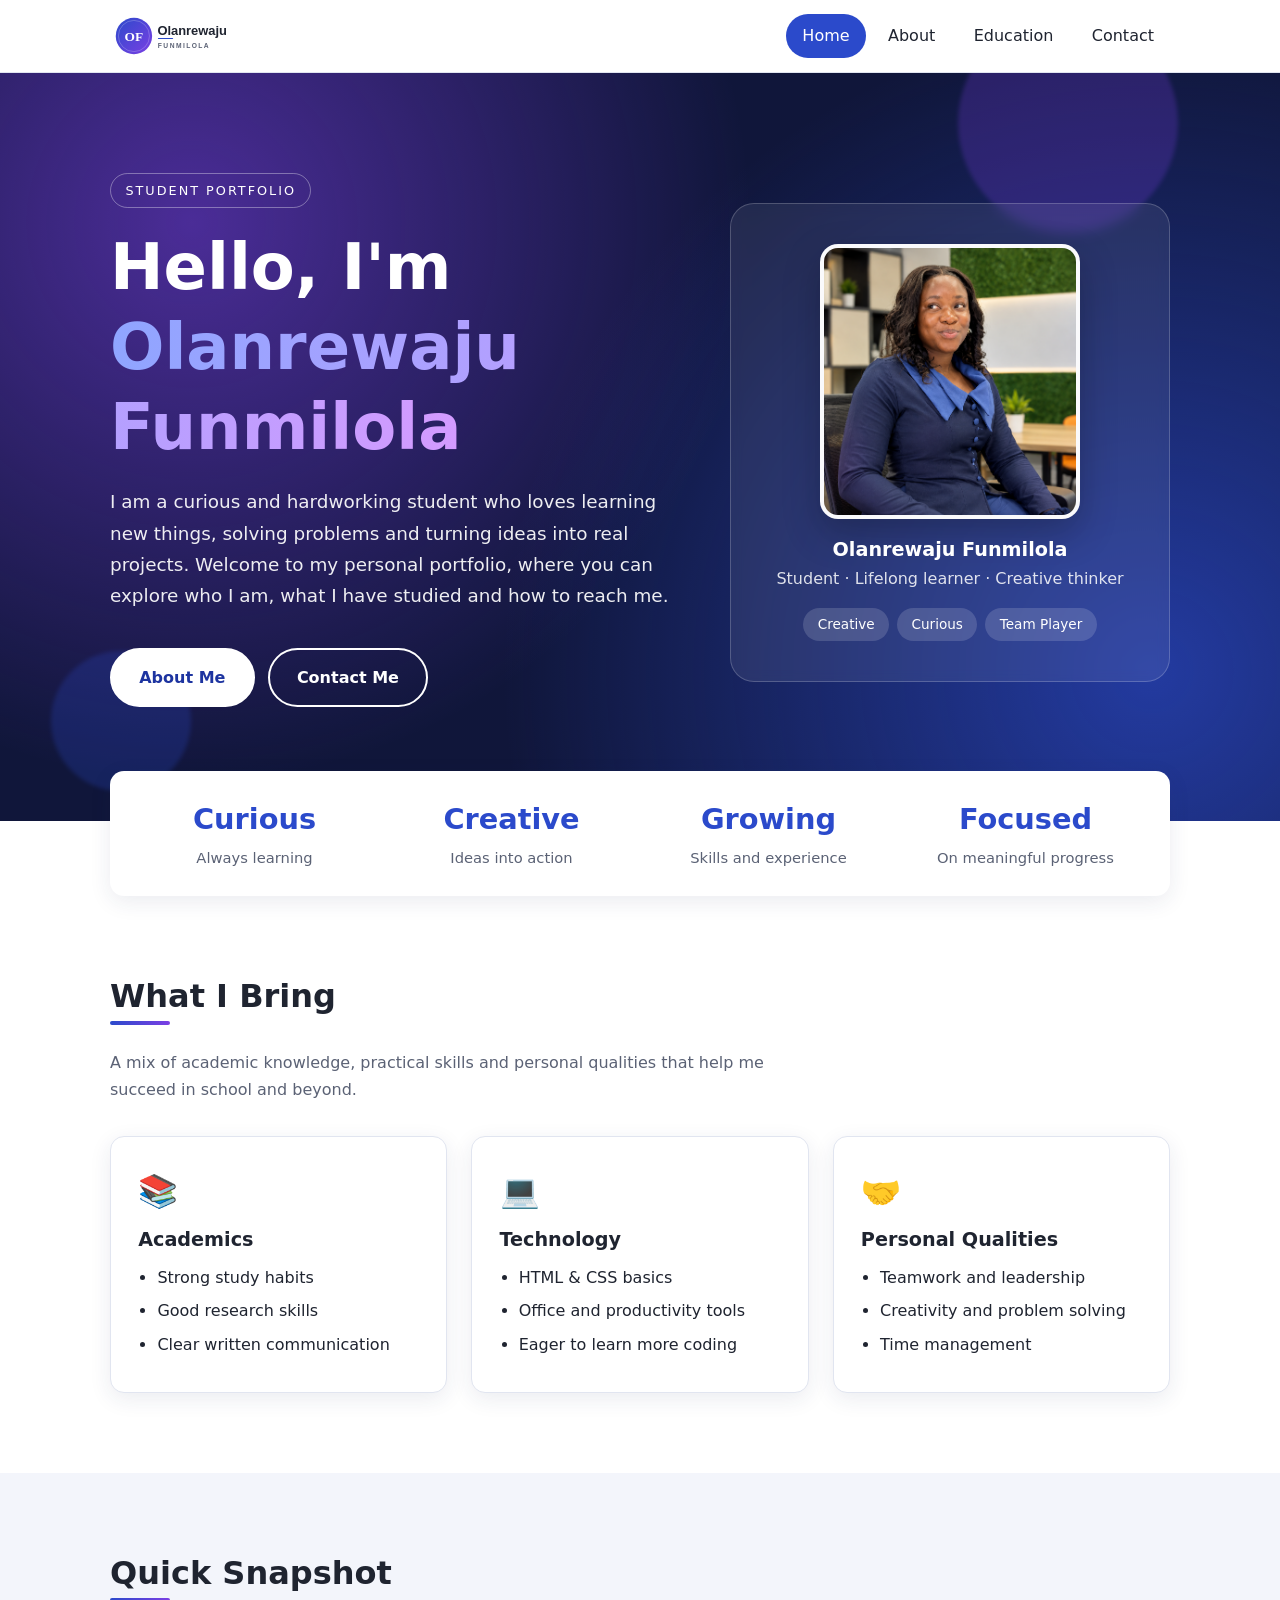
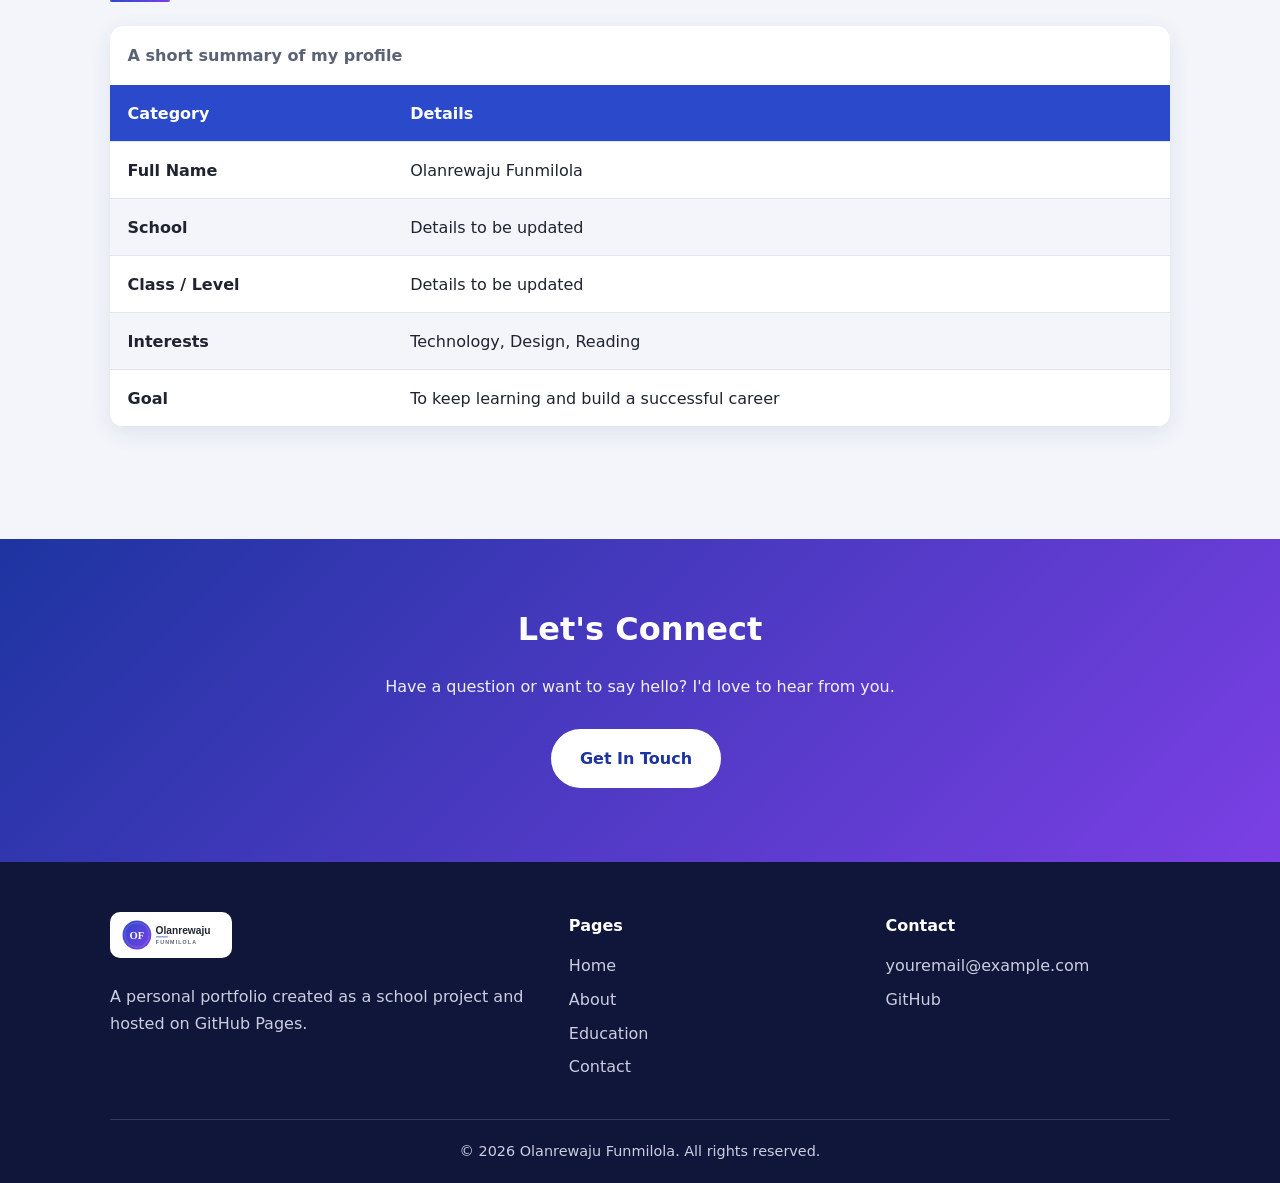
<file: olanrewaju-funmilola-portfolio-updated/olanrewaju-portfolio-updated/index.html>
<!DOCTYPE html>
<html lang="en">
<head>
  <meta charset="UTF-8">
  <meta name="viewport" content="width=device-width, initial-scale=1.0">
  <meta name="description" content="Portfolio of Olanrewaju Funmilola – student, learner and creator.">
  <title>Olanrewaju Funmilola | Portfolio</title>
  <link rel="icon" href="logo.svg" type="image/svg+xml">
  <link rel="stylesheet" href="style.css">
</head>
<body>

  <header class="site-header">
    <div class="container nav-wrap">
      <a href="index.html" class="logo-link"><img src="logo.svg" alt="Olanrewaju Funmilola logo" class="logo-img"></a>
      <button class="nav-toggle" id="navToggle" aria-label="Toggle menu" aria-expanded="false">&#9776;</button>
      <nav id="mainNav" class="main-nav">
        <ul>
          <li><a href="index.html" class="active">Home</a></li>
          <li><a href="about.html">About</a></li>
          <li><a href="education.html">Education</a></li>
          <li><a href="contact.html">Contact</a></li>
        </ul>
      </nav>
    </div>
  </header>

  <main>
    <!-- Hero -->
    <section class="hero">
      <span class="blob b1"></span>
      <span class="blob b2"></span>
      <div class="container hero-grid">
        <div>
          <span class="eyebrow">Student Portfolio</span>
          <h1>Hello, I'm <span class="grad-text">Olanrewaju Funmilola</span></h1>
          <p class="lead">
            I am a curious and hardworking student who loves learning new things,
            solving problems and turning ideas into real projects. Welcome to my
            personal portfolio, where you can explore who I am, what I have studied
            and how to reach me.
          </p>
          <a href="about.html" class="btn">About Me</a>
          <a href="contact.html" class="btn btn-outline">Contact Me</a>
        </div>
        <div class="hero-card">
          <div class="avatar"><img src="assets/funmilola-professional-portrait.png" alt="Professional portrait of Olanrewaju Funmilola"></div>
          <h3>Olanrewaju Funmilola</h3>
          <p>Student · Lifelong learner · Creative thinker</p>
          <div class="chips">
            <span class="chip">Creative</span>
            <span class="chip">Curious</span>
            <span class="chip">Team Player</span>
          </div>
        </div>
      </div>
    </section>

    <!-- Stats -->
    <section class="stats">
      <div class="container">
        <ul>
          <li><strong>Curious</strong><span>Always learning</span></li>
          <li><strong>Creative</strong><span>Ideas into action</span></li>
          <li><strong>Growing</strong><span>Skills and experience</span></li>
          <li><strong>Focused</strong><span>On meaningful progress</span></li>
        </ul>
      </div>
    </section>

    <!-- What I do -->
    <section class="section">
      <div class="container">
        <h2>What I Bring</h2>
        <p class="section-intro">
          A mix of academic knowledge, practical skills and personal qualities that
          help me succeed in school and beyond.
        </p>
        <div class="grid grid-3">
          <article class="card">
            <span class="icon">&#128218;</span>
            <h3>Academics</h3>
            <ul>
              <li>Strong study habits</li>
              <li>Good research skills</li>
              <li>Clear written communication</li>
            </ul>
          </article>
          <article class="card">
            <span class="icon">&#128187;</span>
            <h3>Technology</h3>
            <ul>
              <li>HTML &amp; CSS basics</li>
              <li>Office and productivity tools</li>
              <li>Eager to learn more coding</li>
            </ul>
          </article>
          <article class="card">
            <span class="icon">&#129309;</span>
            <h3>Personal Qualities</h3>
            <ul>
              <li>Teamwork and leadership</li>
              <li>Creativity and problem solving</li>
              <li>Time management</li>
            </ul>
          </article>
        </div>
      </div>
    </section>

    <!-- Snapshot table -->
    <section class="section alt">
      <div class="container">
        <h2>Quick Snapshot</h2>
        <div class="table-wrap">
          <table>
            <caption>A short summary of my profile</caption>
            <thead>
              <tr><th scope="col">Category</th><th scope="col">Details</th></tr>
            </thead>
            <tbody>
              <tr><th scope="row">Full Name</th><td>Olanrewaju Funmilola</td></tr>
              <tr><th scope="row">School</th><td>Details to be updated</td></tr>
              <tr><th scope="row">Class / Level</th><td>Details to be updated</td></tr>
              <tr><th scope="row">Interests</th><td>Technology, Design, Reading</td></tr>
              <tr><th scope="row">Goal</th><td>To keep learning and build a successful career</td></tr>
            </tbody>
          </table>
        </div>
      </div>
    </section>

    <!-- Call to action -->
    <section class="cta">
      <div class="container">
        <h2>Let's Connect</h2>
        <p>Have a question or want to say hello? I'd love to hear from you.</p>
        <a href="contact.html" class="btn">Get In Touch</a>
      </div>
    </section>
  </main>

  <footer class="site-footer">
    <div class="container">
      <div class="footer-grid">
        <div>
          <img src="logo.svg" alt="Olanrewaju Funmilola logo" class="footer-logo">
          <p>A personal portfolio created as a school project and hosted on GitHub Pages.</p>
        </div>
        <div>
          <h4>Pages</h4>
          <ul>
            <li><a href="index.html">Home</a></li>
            <li><a href="about.html">About</a></li>
            <li><a href="education.html">Education</a></li>
            <li><a href="contact.html">Contact</a></li>
          </ul>
        </div>
        <div>
          <h4>Contact</h4>
          <ul>
            <li><a href="mailto:youremail@example.com">youremail@example.com</a></li>
            <li><a href="https://github.com/your-username" target="_blank" rel="noopener">GitHub</a></li>
          </ul>
        </div>
      </div>
      <div class="copyright"><p>&copy; <span id="year">2026</span> Olanrewaju Funmilola. All rights reserved.</p></div>
    </div>
  </footer>

  <script src="script.js" defer></script>
</body>
</html>
</file>
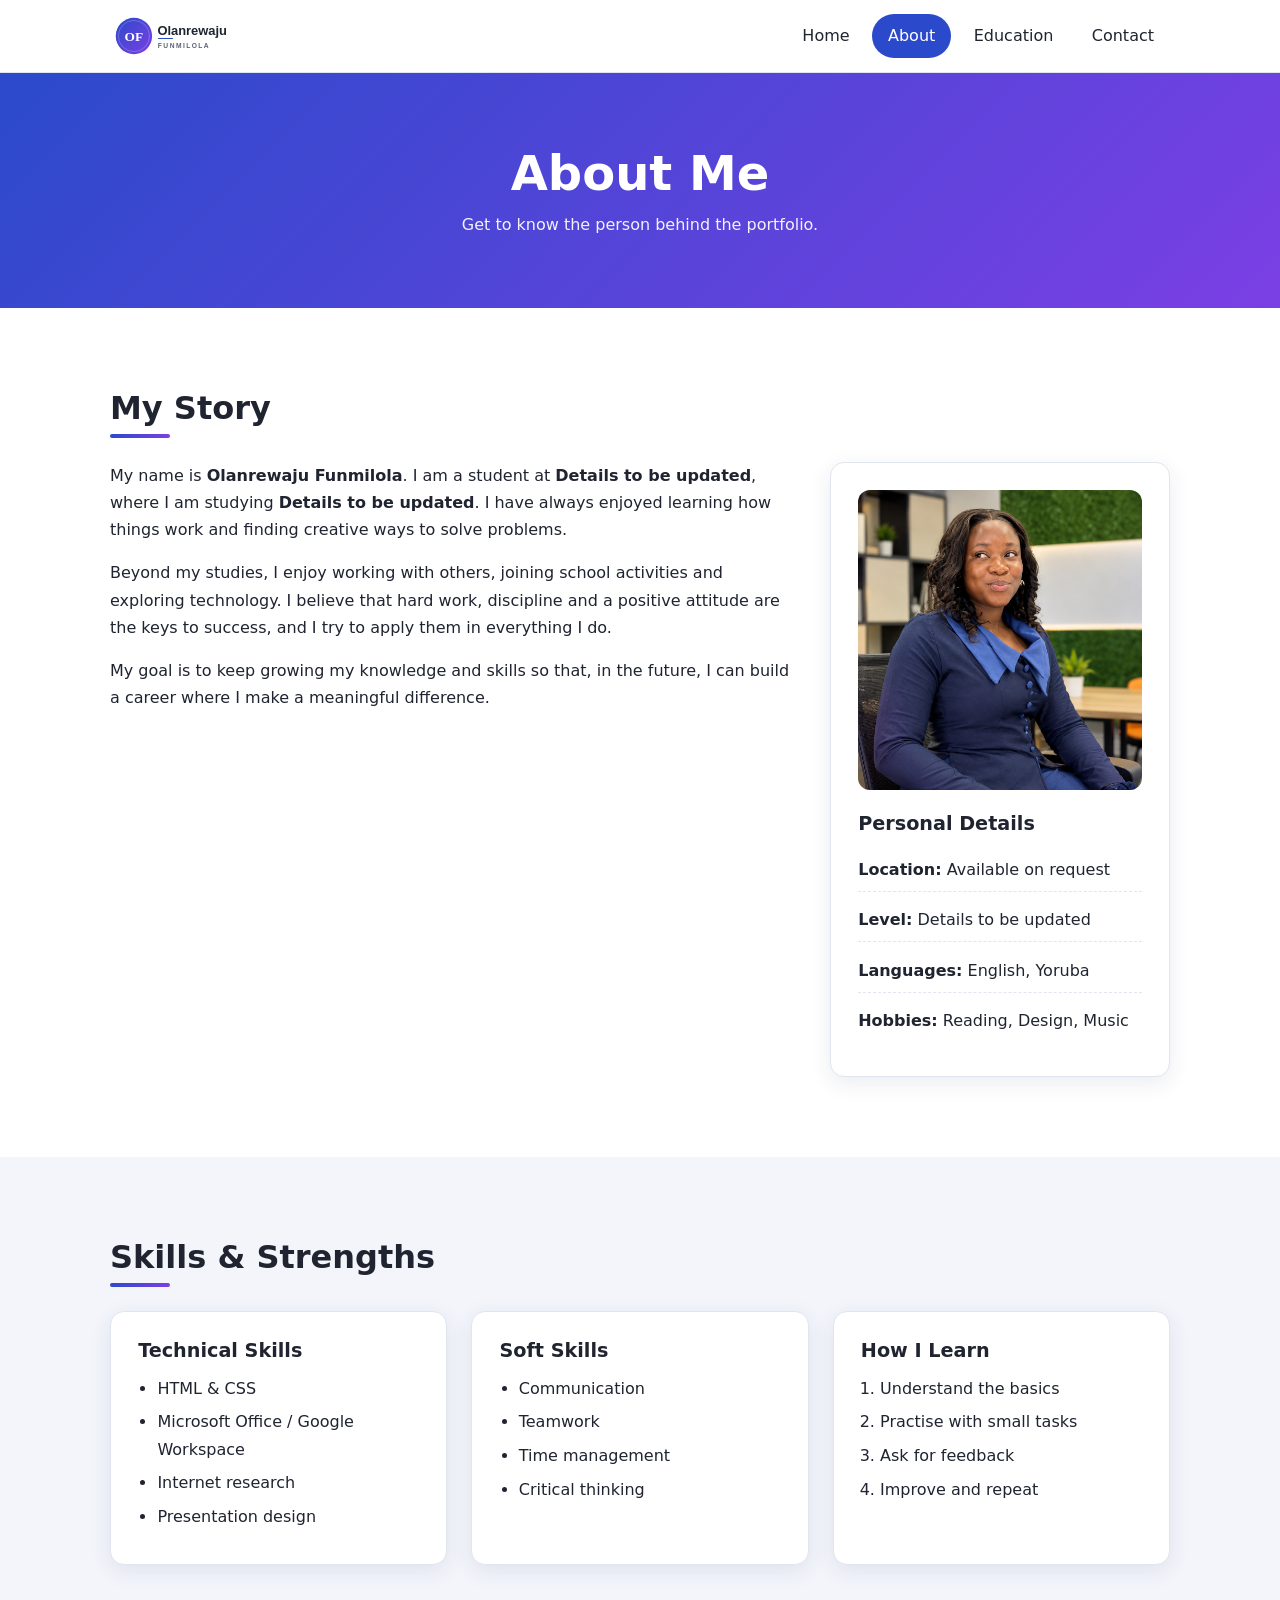
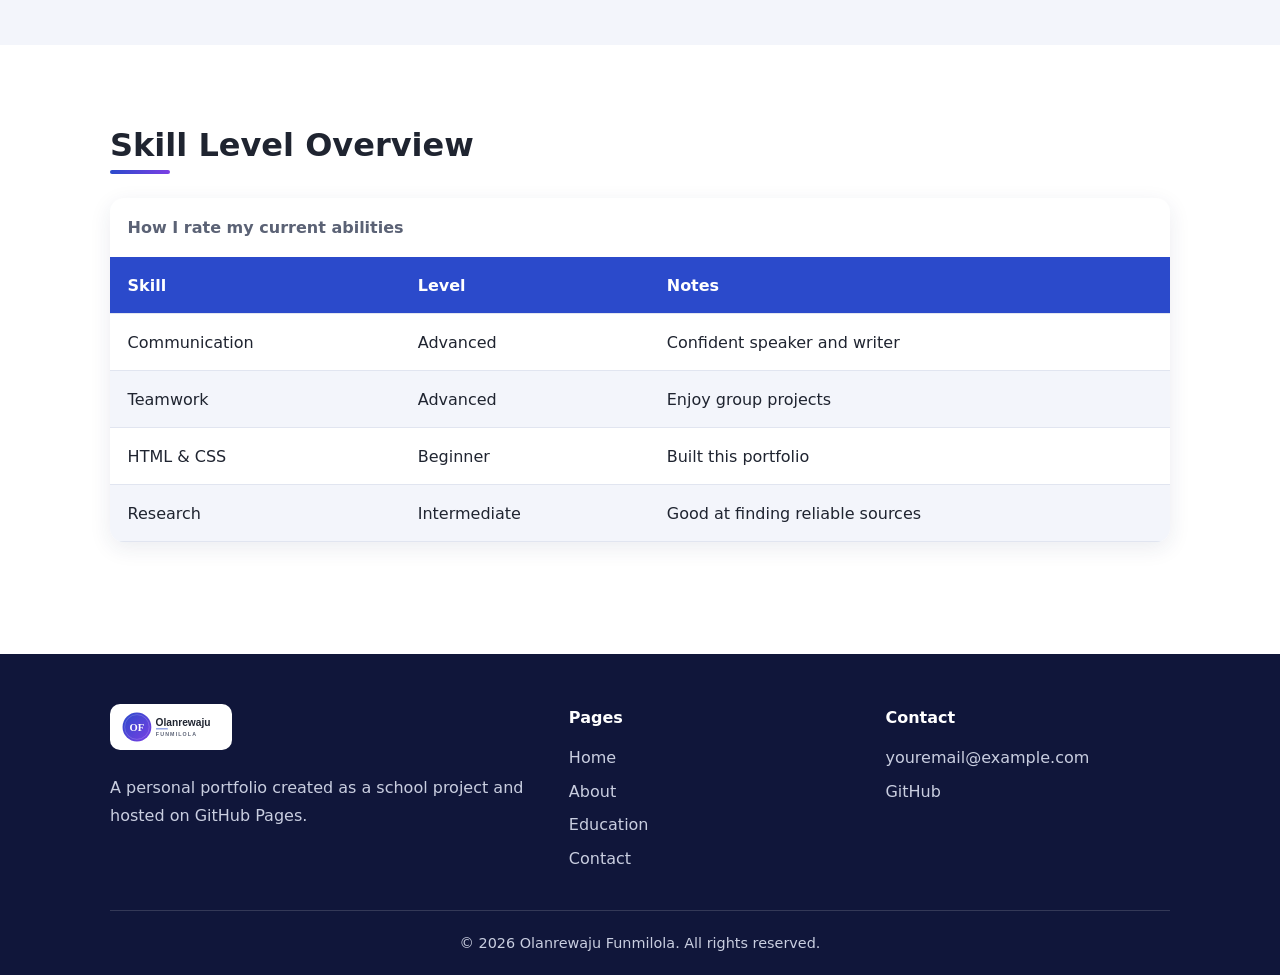
<file: olanrewaju-funmilola-portfolio-updated/olanrewaju-portfolio-updated/about.html>
<!DOCTYPE html>
<html lang="en">
<head>
  <meta charset="UTF-8">
  <meta name="viewport" content="width=device-width, initial-scale=1.0">
  <meta name="description" content="About Olanrewaju Funmilola – background, skills and interests.">
  <title>About | Olanrewaju Funmilola</title>
  <link rel="icon" href="logo.svg" type="image/svg+xml">
  <link rel="stylesheet" href="style.css">
</head>
<body>

  <header class="site-header">
    <div class="container nav-wrap">
      <a href="index.html" class="logo-link"><img src="logo.svg" alt="Olanrewaju Funmilola logo" class="logo-img"></a>
      <button class="nav-toggle" id="navToggle" aria-label="Toggle menu" aria-expanded="false">&#9776;</button>
      <nav id="mainNav" class="main-nav">
        <ul>
          <li><a href="index.html">Home</a></li>
          <li><a href="about.html" class="active">About</a></li>
          <li><a href="education.html">Education</a></li>
          <li><a href="contact.html">Contact</a></li>
        </ul>
      </nav>
    </div>
  </header>

  <main>
    <section class="page-hero">
      <div class="container">
        <h1>About Me</h1>
        <p>Get to know the person behind the portfolio.</p>
      </div>
    </section>

    <section class="section">
      <div class="container">
        <h2>My Story</h2>
        <div class="two-col">
          <div>
            <p>
              My name is <strong>Olanrewaju Funmilola</strong>. I am a student at
              <strong>Details to be updated</strong>, where I am studying
              <strong>Details to be updated</strong>. I have always enjoyed
              learning how things work and finding creative ways to solve problems.
            </p>
            <p>
              Beyond my studies, I enjoy working with others, joining school
              activities and exploring technology. I believe that hard work,
              discipline and a positive attitude are the keys to success, and I
              try to apply them in everything I do.
            </p>
            <p>
              My goal is to keep growing my knowledge and skills so that, in the
              future, I can build a career where I make a meaningful difference.
            </p>
          </div>
          <aside class="card profile-about-card">
            <img class="about-portrait" src="assets/funmilola-professional-portrait.png" alt="Professional portrait of Olanrewaju Funmilola">
            <h3>Personal Details</h3>
            <ul class="plain-list">
              <li><strong>Location:</strong> Available on request</li>
              <li><strong>Level:</strong> Details to be updated</li>
              <li><strong>Languages:</strong> English, Yoruba</li>
              <li><strong>Hobbies:</strong> Reading, Design, Music</li>
            </ul>
          </aside>
        </div>
      </div>
    </section>

    <section class="section alt">
      <div class="container">
        <h2>Skills &amp; Strengths</h2>
        <div class="grid grid-3">
          <article class="card">
            <h3>Technical Skills</h3>
            <ul>
              <li>HTML &amp; CSS</li>
              <li>Microsoft Office / Google Workspace</li>
              <li>Internet research</li>
              <li>Presentation design</li>
            </ul>
          </article>
          <article class="card">
            <h3>Soft Skills</h3>
            <ul>
              <li>Communication</li>
              <li>Teamwork</li>
              <li>Time management</li>
              <li>Critical thinking</li>
            </ul>
          </article>
          <article class="card">
            <h3>How I Learn</h3>
            <ol>
              <li>Understand the basics</li>
              <li>Practise with small tasks</li>
              <li>Ask for feedback</li>
              <li>Improve and repeat</li>
            </ol>
          </article>
        </div>
      </div>
    </section>

    <section class="section">
      <div class="container">
        <h2>Skill Level Overview</h2>
        <div class="table-wrap">
          <table>
            <caption>How I rate my current abilities</caption>
            <thead>
              <tr><th scope="col">Skill</th><th scope="col">Level</th><th scope="col">Notes</th></tr>
            </thead>
            <tbody>
              <tr><td>Communication</td><td>Advanced</td><td>Confident speaker and writer</td></tr>
              <tr><td>Teamwork</td><td>Advanced</td><td>Enjoy group projects</td></tr>
              <tr><td>HTML &amp; CSS</td><td>Beginner</td><td>Built this portfolio</td></tr>
              <tr><td>Research</td><td>Intermediate</td><td>Good at finding reliable sources</td></tr>
            </tbody>
          </table>
        </div>
      </div>
    </section>
  </main>

  <footer class="site-footer">
    <div class="container">
      <div class="footer-grid">
        <div>
          <img src="logo.svg" alt="Olanrewaju Funmilola logo" class="footer-logo">
          <p>A personal portfolio created as a school project and hosted on GitHub Pages.</p>
        </div>
        <div>
          <h4>Pages</h4>
          <ul>
            <li><a href="index.html">Home</a></li>
            <li><a href="about.html">About</a></li>
            <li><a href="education.html">Education</a></li>
            <li><a href="contact.html">Contact</a></li>
          </ul>
        </div>
        <div>
          <h4>Contact</h4>
          <ul>
            <li><a href="mailto:youremail@example.com">youremail@example.com</a></li>
            <li><a href="https://github.com/your-username" target="_blank" rel="noopener">GitHub</a></li>
          </ul>
        </div>
      </div>
      <div class="copyright"><p>&copy; <span id="year">2026</span> Olanrewaju Funmilola. All rights reserved.</p></div>
    </div>
  </footer>

  <script src="script.js" defer></script>
</body>
</html>
</file>
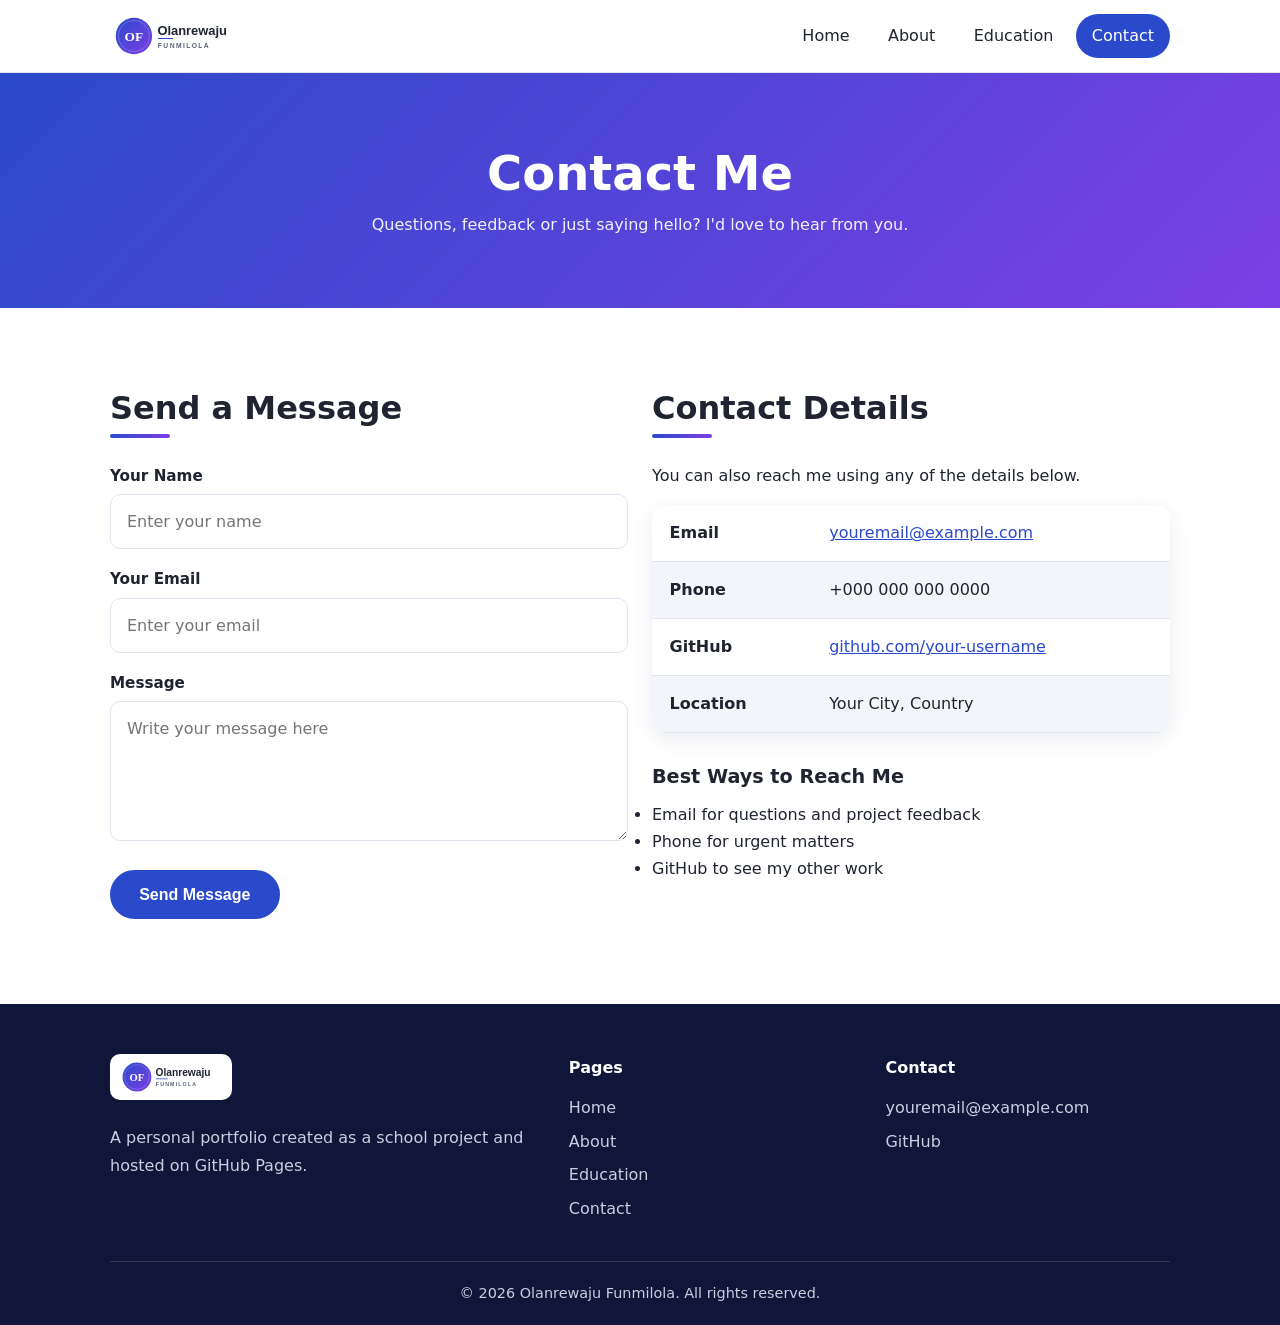
<file: olanrewaju-funmilola-portfolio-updated/olanrewaju-portfolio-updated/contact.html>
<!DOCTYPE html>
<html lang="en">
<head>
  <meta charset="UTF-8">
  <meta name="viewport" content="width=device-width, initial-scale=1.0">
  <meta name="description" content="Contact Olanrewaju Funmilola.">
  <title>Contact | Olanrewaju Funmilola</title>
  <link rel="icon" href="logo.svg" type="image/svg+xml">
  <link rel="stylesheet" href="style.css">
</head>
<body>

  <header class="site-header">
    <div class="container nav-wrap">
      <a href="index.html" class="logo-link"><img src="logo.svg" alt="Olanrewaju Funmilola logo" class="logo-img"></a>
      <button class="nav-toggle" id="navToggle" aria-label="Toggle menu" aria-expanded="false">&#9776;</button>
      <nav id="mainNav" class="main-nav">
        <ul>
          <li><a href="index.html">Home</a></li>
          <li><a href="about.html">About</a></li>
          <li><a href="education.html">Education</a></li>
          <li><a href="contact.html" class="active">Contact</a></li>
        </ul>
      </nav>
    </div>
  </header>

  <main>
    <section class="page-hero">
      <div class="container">
        <h1>Contact Me</h1>
        <p>Questions, feedback or just saying hello? I'd love to hear from you.</p>
      </div>
    </section>

    <section class="section">
      <div class="container">
        <div class="grid grid-2">
          <div>
            <h2>Send a Message</h2>
            <form action="mailto:youremail@example.com" method="post" enctype="text/plain">
              <div>
                <label for="name">Your Name</label>
                <input type="text" id="name" name="name" placeholder="Enter your name" required>
              </div>
              <div>
                <label for="email">Your Email</label>
                <input type="email" id="email" name="email" placeholder="Enter your email" required>
              </div>
              <div>
                <label for="message">Message</label>
                <textarea id="message" name="message" placeholder="Write your message here" required></textarea>
              </div>
              <button type="submit" class="btn btn-primary">Send Message</button>
            </form>
          </div>

          <div>
            <h2>Contact Details</h2>
            <p>You can also reach me using any of the details below.</p>
            <div class="table-wrap">
              <table style="min-width:0">
                <tbody>
                  <tr><th scope="row">Email</th><td><a href="mailto:youremail@example.com">youremail@example.com</a></td></tr>
                  <tr><th scope="row">Phone</th><td>+000 000 000 0000</td></tr>
                  <tr><th scope="row">GitHub</th><td><a href="https://github.com/your-username" target="_blank" rel="noopener">github.com/your-username</a></td></tr>
                  <tr><th scope="row">Location</th><td>Your City, Country</td></tr>
                </tbody>
              </table>
            </div>
            <h3>Best Ways to Reach Me</h3>
            <ul>
              <li>Email for questions and project feedback</li>
              <li>Phone for urgent matters</li>
              <li>GitHub to see my other work</li>
            </ul>
          </div>
        </div>
      </div>
    </section>
  </main>

  <footer class="site-footer">
    <div class="container">
      <div class="footer-grid">
        <div>
          <img src="logo.svg" alt="Olanrewaju Funmilola logo" class="footer-logo">
          <p>A personal portfolio created as a school project and hosted on GitHub Pages.</p>
        </div>
        <div>
          <h4>Pages</h4>
          <ul>
            <li><a href="index.html">Home</a></li>
            <li><a href="about.html">About</a></li>
            <li><a href="education.html">Education</a></li>
            <li><a href="contact.html">Contact</a></li>
          </ul>
        </div>
        <div>
          <h4>Contact</h4>
          <ul>
            <li><a href="mailto:youremail@example.com">youremail@example.com</a></li>
            <li><a href="https://github.com/your-username" target="_blank" rel="noopener">GitHub</a></li>
          </ul>
        </div>
      </div>
      <div class="copyright"><p>&copy; <span id="year">2026</span> Olanrewaju Funmilola. All rights reserved.</p></div>
    </div>
  </footer>

  <script src="script.js" defer></script>
</body>
</html>
</file>
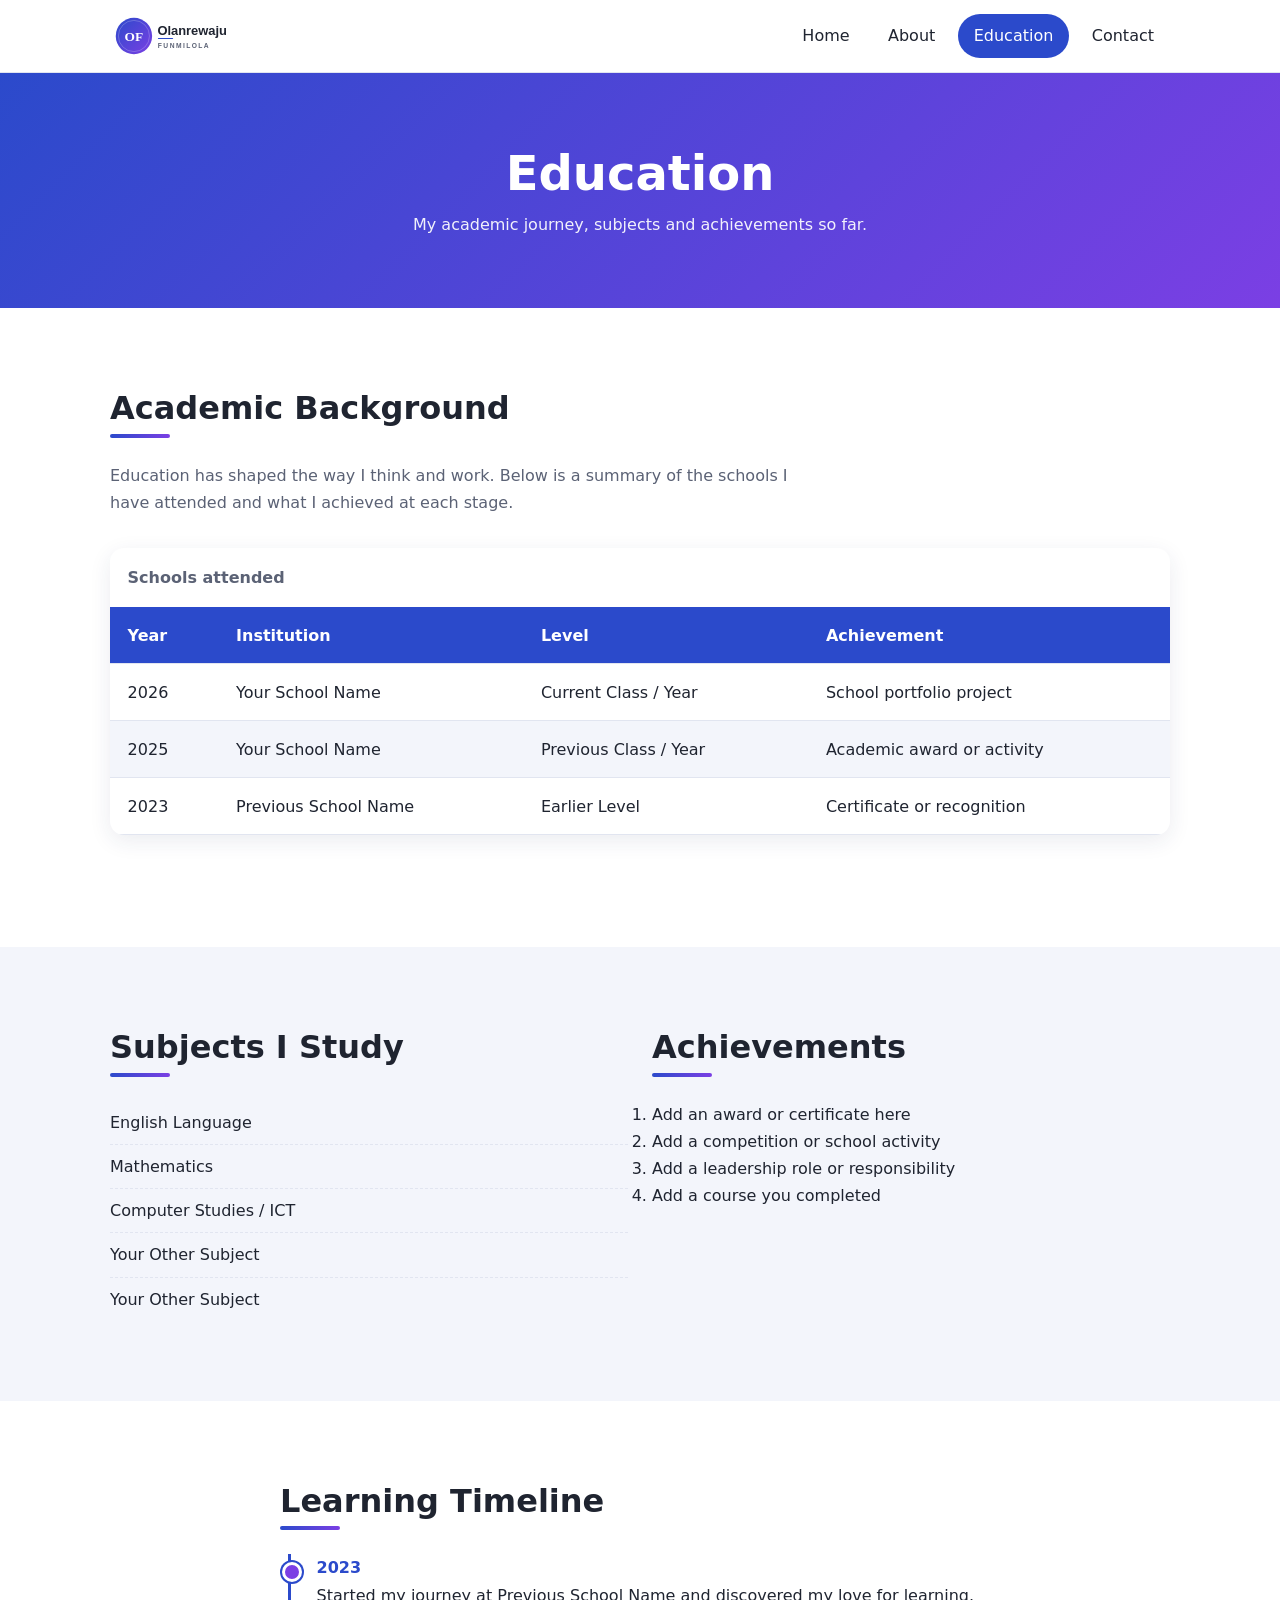
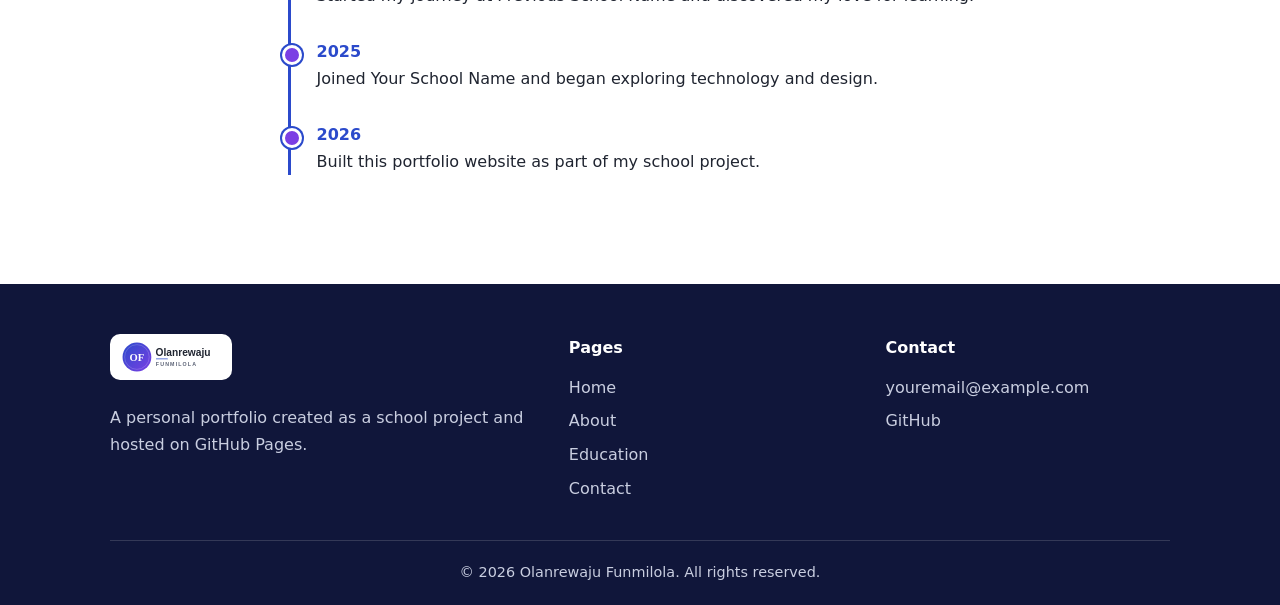
<file: olanrewaju-funmilola-portfolio-updated/olanrewaju-portfolio-updated/education.html>
<!DOCTYPE html>
<html lang="en">
<head>
  <meta charset="UTF-8">
  <meta name="viewport" content="width=device-width, initial-scale=1.0">
  <meta name="description" content="Education and achievements of Olanrewaju Funmilola.">
  <title>Education | Olanrewaju Funmilola</title>
  <link rel="icon" href="logo.svg" type="image/svg+xml">
  <link rel="stylesheet" href="style.css">
</head>
<body>

  <header class="site-header">
    <div class="container nav-wrap">
      <a href="index.html" class="logo-link"><img src="logo.svg" alt="Olanrewaju Funmilola logo" class="logo-img"></a>
      <button class="nav-toggle" id="navToggle" aria-label="Toggle menu" aria-expanded="false">&#9776;</button>
      <nav id="mainNav" class="main-nav">
        <ul>
          <li><a href="index.html">Home</a></li>
          <li><a href="about.html">About</a></li>
          <li><a href="education.html" class="active">Education</a></li>
          <li><a href="contact.html">Contact</a></li>
        </ul>
      </nav>
    </div>
  </header>

  <main>
    <section class="page-hero">
      <div class="container">
        <h1>Education</h1>
        <p>My academic journey, subjects and achievements so far.</p>
      </div>
    </section>

    <section class="section">
      <div class="container">
        <h2>Academic Background</h2>
        <p class="section-intro">
          Education has shaped the way I think and work. Below is a summary of the
          schools I have attended and what I achieved at each stage.
        </p>
        <div class="table-wrap">
          <table>
            <caption>Schools attended</caption>
            <thead>
              <tr>
                <th scope="col">Year</th>
                <th scope="col">Institution</th>
                <th scope="col">Level</th>
                <th scope="col">Achievement</th>
              </tr>
            </thead>
            <tbody>
              <tr><td>2026</td><td>Your School Name</td><td>Current Class / Year</td><td>School portfolio project</td></tr>
              <tr><td>2025</td><td>Your School Name</td><td>Previous Class / Year</td><td>Academic award or activity</td></tr>
              <tr><td>2023</td><td>Previous School Name</td><td>Earlier Level</td><td>Certificate or recognition</td></tr>
            </tbody>
          </table>
        </div>
      </div>
    </section>

    <section class="section alt">
      <div class="container">
        <div class="grid grid-2">
          <div>
            <h2>Subjects I Study</h2>
            <ul class="plain-list">
              <li>English Language</li>
              <li>Mathematics</li>
              <li>Computer Studies / ICT</li>
              <li>Your Other Subject</li>
              <li>Your Other Subject</li>
            </ul>
          </div>
          <div>
            <h2>Achievements</h2>
            <ol>
              <li>Add an award or certificate here</li>
              <li>Add a competition or school activity</li>
              <li>Add a leadership role or responsibility</li>
              <li>Add a course you completed</li>
            </ol>
          </div>
        </div>
      </div>
    </section>

    <section class="section">
      <div class="container narrow">
        <h2>Learning Timeline</h2>
        <ul class="timeline">
          <li><strong>2023</strong>Started my journey at Previous School Name and discovered my love for learning.</li>
          <li><strong>2025</strong>Joined Your School Name and began exploring technology and design.</li>
          <li><strong>2026</strong>Built this portfolio website as part of my school project.</li>
        </ul>
      </div>
    </section>
  </main>

  <footer class="site-footer">
    <div class="container">
      <div class="footer-grid">
        <div>
          <img src="logo.svg" alt="Olanrewaju Funmilola logo" class="footer-logo">
          <p>A personal portfolio created as a school project and hosted on GitHub Pages.</p>
        </div>
        <div>
          <h4>Pages</h4>
          <ul>
            <li><a href="index.html">Home</a></li>
            <li><a href="about.html">About</a></li>
            <li><a href="education.html">Education</a></li>
            <li><a href="contact.html">Contact</a></li>
          </ul>
        </div>
        <div>
          <h4>Contact</h4>
          <ul>
            <li><a href="mailto:youremail@example.com">youremail@example.com</a></li>
            <li><a href="https://github.com/your-username" target="_blank" rel="noopener">GitHub</a></li>
          </ul>
        </div>
      </div>
      <div class="copyright"><p>&copy; <span id="year">2026</span> Olanrewaju Funmilola. All rights reserved.</p></div>
    </div>
  </footer>

  <script src="script.js" defer></script>
</body>
</html>
</file>
<file: olanrewaju-funmilola-portfolio-updated/olanrewaju-portfolio-updated/style.css>
/* ===== Variables & Base ===== */
:root {
  --primary: #2b4acb;
  --primary-dark: #1d34a0;
  --accent: #7b3fe4;
  --text: #1f2430;
  --muted: #5b6275;
  --bg: #ffffff;
  --bg-alt: #f3f5fb;
  --border: #e1e5f0;
  --radius: 14px;
  --shadow: 0 6px 22px rgba(30, 40, 90, 0.09);
}

* { box-sizing: border-box; margin: 0; padding: 0; }
html { scroll-behavior: smooth; }
body {
  font-family: "Segoe UI", system-ui, -apple-system, Roboto, Arial, sans-serif;
  color: var(--text); background: var(--bg); line-height: 1.7;
}
img { max-width: 100%; }
.container { width: 100%; max-width: 1100px; margin: 0 auto; padding: 0 20px; }
.narrow { max-width: 760px; }

h1, h2, h3 { line-height: 1.25; }
h2 { font-size: 2rem; margin-bottom: 1.5rem; position: relative; padding-bottom: 0.6rem; }
h2::after { content: ""; position: absolute; left: 0; bottom: 0; width: 60px; height: 4px; background: linear-gradient(90deg, var(--primary), var(--accent)); border-radius: 2px; }
h3 { font-size: 1.2rem; margin-bottom: 0.75rem; }
p { margin-bottom: 1rem; }
a { color: var(--primary); }
.section-intro { color: var(--muted); margin-bottom: 2rem; max-width: 680px; }

/* ===== Header ===== */
.site-header { position: sticky; top: 0; z-index: 100; background: rgba(255,255,255,0.95); backdrop-filter: blur(8px); border-bottom: 1px solid var(--border); }
.nav-wrap { display: flex; align-items: center; justify-content: space-between; height: 72px; }
.logo-link { display: flex; align-items: center; }
.logo-img { height: 48px; width: auto; display: block; }
.main-nav ul { list-style: none; display: flex; gap: 0.4rem; }
.main-nav a { display: block; text-decoration: none; color: var(--text); font-weight: 500; padding: 0.5rem 1rem; border-radius: 999px; transition: background 0.2s, color 0.2s; }
.main-nav a:hover { background: var(--bg-alt); color: var(--primary); }
.main-nav a.active { background: var(--primary); color: #fff; }
.nav-toggle { display: none; background: none; border: 0; font-size: 1.9rem; cursor: pointer; color: var(--text); }

/* ===== Buttons ===== */
.btn { display: inline-block; padding: 0.85rem 1.7rem; margin: 0.3rem 0.5rem 0.3rem 0; background: #fff; color: var(--primary-dark); border-radius: 999px; font-weight: 600; text-decoration: none; border: 2px solid #fff; cursor: pointer; font-size: 1rem; transition: transform 0.15s, box-shadow 0.15s; }
.btn:hover { transform: translateY(-2px); box-shadow: 0 8px 20px rgba(0,0,0,0.22); }
.btn-outline { background: transparent; color: #fff; }
.btn-primary { background: var(--primary); color: #fff; border-color: var(--primary); }

/* ===== Landing Hero ===== */
.hero { position: relative; overflow: hidden; color: #fff; padding: 100px 0 110px;
  background: radial-gradient(circle at 15% 20%, rgba(123,63,228,0.55), transparent 45%), radial-gradient(circle at 90% 80%, rgba(43,74,203,0.7), transparent 50%), #10163a; }
.hero-grid { position: relative; z-index: 2; display: grid; grid-template-columns: 1.3fr 1fr; gap: 3rem; align-items: center; }
.eyebrow { display: inline-block; text-transform: uppercase; letter-spacing: 2px; font-size: 0.8rem; padding: 0.35rem 0.9rem; border: 1px solid rgba(255,255,255,0.35); border-radius: 999px; margin-bottom: 1.2rem; }
.hero h1 { font-size: clamp(2.4rem, 6vw, 4rem); margin-bottom: 1.2rem; }
.grad-text { background: linear-gradient(90deg, #8fa5ff, #d49bff); -webkit-background-clip: text; background-clip: text; color: transparent; }
.lead { font-size: 1.15rem; opacity: 0.92; max-width: 560px; margin-bottom: 2rem; }

.hero-card { position: relative; background: rgba(255,255,255,0.08); border: 1px solid rgba(255,255,255,0.2); border-radius: 24px; padding: 2.5rem 1.5rem; text-align: center; backdrop-filter: blur(6px); }
.avatar { width: 150px; height: 150px; margin: 0 auto 1.2rem; border-radius: 50%; display: flex; align-items: center; justify-content: center; font-family: Georgia, serif; font-size: 3.4rem; font-weight: 700; background: linear-gradient(135deg, #2b4acb, #7b3fe4); border: 4px solid rgba(255,255,255,0.5); box-shadow: 0 10px 30px rgba(0,0,0,0.35); }
.hero-card h3 { margin-bottom: 0.2rem; }
.hero-card p { opacity: 0.85; margin-bottom: 1rem; }
.chips { display: flex; flex-wrap: wrap; gap: 0.5rem; justify-content: center; }
.chip { background: rgba(255,255,255,0.15); padding: 0.3rem 0.9rem; border-radius: 999px; font-size: 0.85rem; }

.blob { position: absolute; border-radius: 50%; opacity: 0.25; filter: blur(2px); animation: float 9s ease-in-out infinite; }
.blob.b1 { width: 220px; height: 220px; background: #7b3fe4; top: -60px; right: 8%; }
.blob.b2 { width: 140px; height: 140px; background: #2b4acb; bottom: 30px; left: 4%; animation-delay: -3s; }
@keyframes float { 0%,100% { transform: translateY(0); } 50% { transform: translateY(-24px); } }

/* ===== Stats strip ===== */
.stats { margin-top: -50px; position: relative; z-index: 3; }
.stats ul { list-style: none; display: grid; grid-template-columns: repeat(auto-fit, minmax(180px, 1fr)); gap: 1rem; background: #fff; border-radius: var(--radius); box-shadow: var(--shadow); padding: 1.5rem; text-align: center; }
.stats strong { display: block; font-size: 1.8rem; color: var(--primary); }
.stats span { color: var(--muted); font-size: 0.92rem; }

/* ===== Page hero (inner pages) ===== */
.page-hero { color: #fff; text-align: center; padding: 70px 0; background: linear-gradient(135deg, #2b4acb 0%, #7b3fe4 100%); }
.page-hero h1 { font-size: clamp(2rem, 5vw, 3rem); margin-bottom: 0.5rem; }
.page-hero p { opacity: 0.92; max-width: 620px; margin: 0 auto; }

/* ===== Sections & cards ===== */
.section { padding: 80px 0; }
.section.alt { background: var(--bg-alt); }
.two-col { display: grid; grid-template-columns: 2fr 1fr; gap: 2.5rem; align-items: start; }
.grid { display: grid; gap: 1.5rem; }
.grid-3 { grid-template-columns: repeat(auto-fit, minmax(260px, 1fr)); }
.grid-2 { grid-template-columns: repeat(auto-fit, minmax(300px, 1fr)); }
.card { background: #fff; border: 1px solid var(--border); border-radius: var(--radius); padding: 1.7rem; box-shadow: var(--shadow); transition: transform 0.2s; }
.card:hover { transform: translateY(-4px); }
.card ul, .card ol { padding-left: 1.2rem; }
.card li { margin-bottom: 0.4rem; }
.icon { font-size: 2rem; display: block; margin-bottom: 0.6rem; }
.tags { color: var(--primary); font-weight: 600; font-size: 0.9rem; margin-bottom: 0; }
.plain-list { list-style: none; padding: 0 !important; }
.plain-list li { padding: 0.5rem 0; border-bottom: 1px dashed var(--border); }
.plain-list li:last-child { border-bottom: 0; }

.cta { text-align: center; color: #fff; padding: 70px 0; background: linear-gradient(135deg, #1d34a0, #7b3fe4); }
.cta h2 { padding-bottom: 0; } .cta h2::after { display: none; }
.cta p { max-width: 560px; margin: 0 auto 1.5rem; opacity: 0.92; }

/* ===== Tables ===== */
.table-wrap { overflow-x: auto; border-radius: var(--radius); box-shadow: var(--shadow); background: #fff; margin-bottom: 2rem; }
table { width: 100%; border-collapse: collapse; min-width: 560px; }
caption { padding: 1rem 1.1rem; font-weight: 600; text-align: left; color: var(--muted); }
th, td { padding: 0.9rem 1.1rem; text-align: left; border-bottom: 1px solid var(--border); }
thead th { background: var(--primary); color: #fff; }
tbody tr:nth-child(even) { background: var(--bg-alt); }
tbody tr:hover { background: #e8ecfb; }

/* ===== Timeline ===== */
.timeline { list-style: none; border-left: 3px solid var(--primary); padding-left: 1.6rem; margin-left: 0.5rem; }
.timeline li { position: relative; margin-bottom: 1.8rem; }
.timeline li::before { content: ""; position: absolute; left: -2.15rem; top: 0.45rem; width: 14px; height: 14px; border-radius: 50%; background: var(--accent); border: 3px solid #fff; box-shadow: 0 0 0 2px var(--primary); }
.timeline strong { display: block; color: var(--primary); }

/* ===== Contact form ===== */
form { display: grid; gap: 1rem; }
label { font-weight: 600; font-size: 0.95rem; }
input, textarea { width: 100%; padding: 0.8rem 1rem; margin-top: 0.3rem; border: 1px solid var(--border); border-radius: 10px; font: inherit; background: #fff; }
input:focus, textarea:focus { outline: 2px solid var(--primary); border-color: transparent; }
textarea { min-height: 140px; resize: vertical; }
form .btn { justify-self: start; }

/* ===== Footer ===== */
.site-footer { background: #10163a; color: #c9cee0; padding: 50px 0 20px; }
.footer-grid { display: grid; grid-template-columns: 1.5fr 1fr 1fr; gap: 2rem; }
.footer-logo { height: 46px; background: #fff; border-radius: 10px; padding: 4px 8px; margin-bottom: 1rem; }
.site-footer h4 { color: #fff; margin-bottom: 0.8rem; }
.site-footer ul { list-style: none; }
.site-footer li { margin-bottom: 0.4rem; }
.site-footer a { color: #c9cee0; text-decoration: none; }
.site-footer a:hover { color: #fff; text-decoration: underline; }
.copyright { text-align: center; border-top: 1px solid rgba(255,255,255,0.15); margin-top: 2rem; padding-top: 1.2rem; font-size: 0.9rem; }
.copyright p { margin: 0; }

/* ===== Responsive ===== */
@media (max-width: 820px) {
  .nav-toggle { display: block; }
  .main-nav { position: absolute; top: 72px; left: 0; right: 0; background: #fff; border-bottom: 1px solid var(--border); max-height: 0; overflow: hidden; transition: max-height 0.3s ease; }
  .main-nav.open { max-height: 400px; }
  .main-nav ul { flex-direction: column; padding: 0.5rem 20px 1rem; }
  .hero { padding: 70px 0 90px; }
  .hero-grid, .two-col, .footer-grid { grid-template-columns: 1fr; }
  .section { padding: 56px 0; }
  h2 { font-size: 1.7rem; }
  .logo-img { height: 42px; }
}


/* ===== Integrated professional portrait ===== */
.hero-card { overflow: hidden; }
.avatar { width: min(100%, 260px); height: 275px; border-radius: 18px; padding: 0; overflow: hidden; background: #e8eaf2; border: 4px solid rgba(255,255,255,.78); box-shadow: 0 14px 36px rgba(0,0,0,.25); }
.avatar img { display: block; width: 100%; height: 100%; object-fit: cover; object-position: center 24%; }
.about-portrait { width: 100%; max-height: 300px; display: block; object-fit: cover; object-position: center 25%; border-radius: 12px; margin-bottom: 1.35rem; }
.profile-about-card { overflow: hidden; }
@media (max-width: 820px) { .avatar { width: min(100%, 300px); height: 310px; } .about-portrait { max-height: 360px; } }
@media (prefers-reduced-motion: reduce) { .blob { animation: none; } html { scroll-behavior: auto; } }
</file>
